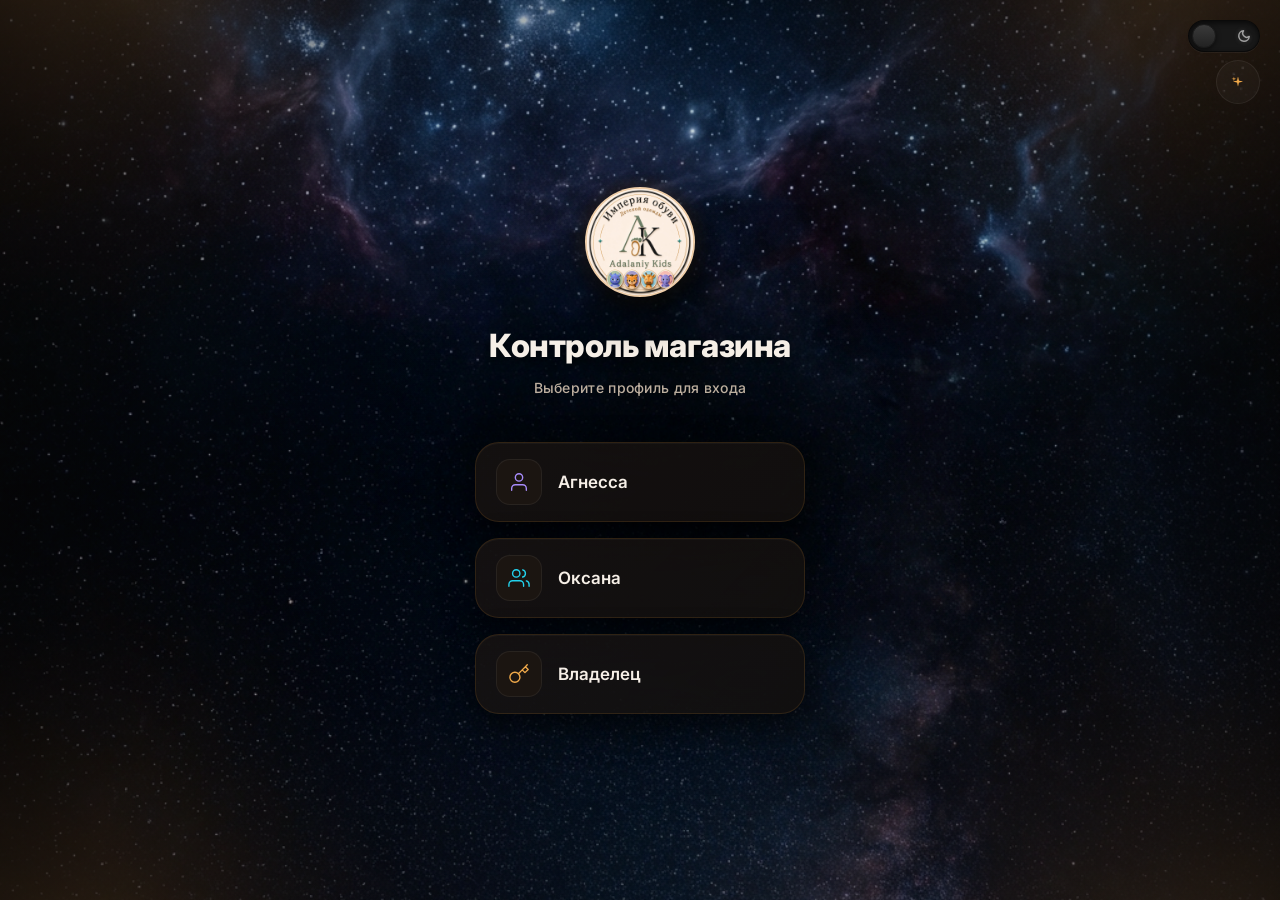
<file: index.html>
<!DOCTYPE html>
<html lang="ru">
<head>
  <meta charset="UTF-8">
  <meta name="viewport" content="width=device-width, initial-scale=1.0, viewport-fit=cover">
  <meta name="description" content="Контроль магазина — премиальная система управления задачами">
  <meta name="theme-color" content="#080706">
  <meta name="apple-mobile-web-app-capable" content="yes">
  <meta name="apple-mobile-web-app-status-bar-style" content="black-translucent">
  <meta name="apple-mobile-web-app-title" content="Контроль">
  <link rel="manifest" href="manifest.json">
  <link rel="apple-touch-icon" href="icons/icon-192.png">
  <link rel="icon" type="image/png" href="icons/icon-192.png">
  <link rel="stylesheet" href="css/style.css">
  <script src="js/theme.js"></script>
  <title>Контроль магазина</title>
</head>
<body>
  <!-- Cinematic Vignette Overlay -->
  <div class="cinematic-vignette"></div>

  <!-- Float Theme Switcher -->
  <div class="login-theme-toggle" style="display: flex; flex-direction: column; align-items: flex-end; gap: 8px;">
    <div class="theme-switch" id="theme-toggle" role="button" aria-label="Переключить тему">
      <div class="switch-thumb"></div>
      <svg class="sun-icon" viewBox="0 0 24 24" fill="none" stroke="currentColor" stroke-width="2.5" stroke-linecap="round" stroke-linejoin="round">
        <circle cx="12" cy="12" r="5"></circle>
        <line x1="12" y1="1" x2="12" y2="3"></line>
        <line x1="12" y1="21" x2="12" y2="23"></line>
        <line x1="4.22" y1="4.22" x2="5.64" y2="5.64"></line>
        <line x1="18.36" y1="18.36" x2="19.78" y2="19.78"></line>
        <line x1="1" y1="12" x2="3" y2="12"></line>
        <line x1="21" y1="12" x2="23" y2="12"></line>
        <line x1="4.22" y1="19.78" x2="5.64" y2="18.36"></line>
        <line x1="18.36" y1="5.64" x2="19.78" y2="4.22"></line>
      </svg>
      <svg class="moon-icon" viewBox="0 0 24 24" fill="none" stroke="currentColor" stroke-width="2.5" stroke-linecap="round" stroke-linejoin="round">
        <path d="M21 12.79A9 9 0 1 1 11.21 3 7 7 0 0 0 21 12.79z"></path>
      </svg>
    </div>
    <button class="info-circle-btn" id="show-instructions-btn" aria-label="Инструкция для сотрудников">
      <svg class="sparkles-icon" viewBox="0 0 24 24" fill="none" stroke="currentColor" stroke-width="2" stroke-linecap="round" stroke-linejoin="round" style="width: 14px; height: 14px; color: #F0A94A; fill: #F0A94A;">
        <path d="M12 3c.13 0 .26.3.39.9l1.11 5.1c.1.4.3.6.6.7l5.1 1.11c.6.13.9.26.9.39s-.3.26-.9.39l-5.1 1.11c-.3.1-.5.3-.6.7l-1.11 5.1c-.13.6-.26.9-.39.9s-.26-.3-.39-.9l-1.11-5.1c-.1-.4-.3-.6-.6-.7l-5.1-1.11c-.6-.13-.9-.26-.9-.39s.3-.26.9-.39l5.1-1.11c.3-.1.5-.3.6-.7l1.11-5.1c.13-.6.26-.9.39-.9z" fill="currentColor" stroke="none"/>
        <path d="M5 3c.06 0 .12.14.18.4l.5 2.3c.04.18.14.28.3.3l2.3.5c.26.06.4.12.4.18s-.14.12-.4.18l-2.3.5c-.18.04-.28.14-.3.3l-.5 2.3c-.06.26-.12.4-.18.4s-.12-.14-.18-.4l-.5-2.3c-.04-.18-.14-.28-.3-.3l-2.3-.5c-.26-.06-.4-.12-.4-.18s.14-.12.4-.18l2.3-.5c.18-.04.28-.14.3-.3l.5-2.3c.06-.26.12-.4.18-.4z" fill="currentColor" stroke="none"/>
      </svg>
    </button>
  </div>

  <div class="login-container">
    <img src="icons/pwa_logo.png" alt="" class="app-logo">
    <h1 class="app-title">Контроль магазина</h1>
    <p class="app-subtitle">Выберите профиль для входа</p>

    <div class="user-buttons">
      <button class="user-btn" data-user="agnesa" id="btn-agnesa">
        <span class="user-emoji">
          <svg viewBox="0 0 24 24" fill="none" stroke="currentColor" stroke-width="1.5" stroke-linecap="round" stroke-linejoin="round">
            <path d="M20 21v-2a4 4 0 0 0-4-4H8a4 4 0 0 0-4 4v2" />
            <circle cx="12" cy="7" r="4" />
          </svg>
        </span>
        <span>Агнесса</span>
      </button>
      <button class="user-btn" data-user="oksana" id="btn-oksana">
        <span class="user-emoji">
          <svg viewBox="0 0 24 24" fill="none" stroke="currentColor" stroke-width="1.5" stroke-linecap="round" stroke-linejoin="round">
            <path d="M17 21v-2a4 4 0 0 0-4-4H5a4 4 0 0 0-4 4v2" />
            <circle cx="9" cy="7" r="4" />
            <path d="M23 21v-2a4 4 0 0 0-3-3.87" />
            <path d="M16 3.13a4 4 0 0 1 0 7.75" />
          </svg>
        </span>
        <span>Оксана</span>
      </button>
      <button class="user-btn" data-user="owner" id="btn-owner">
        <span class="user-emoji">
          <svg viewBox="0 0 24 24" fill="none" stroke="currentColor" stroke-width="1.5" stroke-linecap="round" stroke-linejoin="round">
            <path d="M21 2l-2 2m-7.61 7.61a5.5 5.5 0 1 1-7.778 7.778 5.5 5.5 0 0 1 7.777-7.777zm0 0L15.5 7.5m0 0l3 3L22 7l-3-3m-3.5 3.5L19 4" />
          </svg>
        </span>
        <span>Владелец</span>
      </button>
    </div>

    <!-- PWA Install Button -->
    <button id="pwa-install-btn" class="pwa-install-btn" style="display: none;">
      <svg viewBox="0 0 24 24" fill="none" stroke="currentColor" stroke-width="2.5" stroke-linecap="round" stroke-linejoin="round">
        <path d="M21 15v4a2 2 0 0 1-2 2H5a2 2 0 0 1-2-2v-4M7 10l5 5 5-5M12 15V3"/>
      </svg>
      Установить на телефон
    </button>



    <!-- PIN Pad Modal -->
    <div id="pin-modal" class="pin-modal">
      <div class="pin-modal-content" id="pin-modal-content">
        <button class="pin-close" id="pin-close">←</button>
        <h2>Введите PIN-код</h2>
        <p class="pin-user-name" id="pin-user-name"></p>
        
        <!-- Interactive indicator dots -->
        <div class="pin-dots-container">
          <div class="pin-dot"></div>
          <div class="pin-dot"></div>
          <div class="pin-dot"></div>
          <div class="pin-dot"></div>
        </div>

        <!-- Hidden input field for native focus/key compatibility -->
        <input type="password" id="pin-input" class="pin-input"
               maxlength="4" inputmode="numeric" pattern="[0-9]*"
               autocomplete="off" placeholder="····" readonly>

        <!-- Passcode Pad Grid -->
        <div class="pin-keypad">
          <button class="keypad-btn" data-val="1"><span class="number">1</span><span class="letters">&nbsp;</span></button>
          <button class="keypad-btn" data-val="2"><span class="number">2</span><span class="letters">ABC</span></button>
          <button class="keypad-btn" data-val="3"><span class="number">3</span><span class="letters">DEF</span></button>
          <button class="keypad-btn" data-val="4"><span class="number">4</span><span class="letters">GHI</span></button>
          <button class="keypad-btn" data-val="5"><span class="number">5</span><span class="letters">JKL</span></button>
          <button class="keypad-btn" data-val="6"><span class="number">6</span><span class="letters">MNO</span></button>
          <button class="keypad-btn" data-val="7"><span class="number">7</span><span class="letters">PQRS</span></button>
          <button class="keypad-btn" data-val="8"><span class="number">8</span><span class="letters">TUV</span></button>
          <button class="keypad-btn" data-val="9"><span class="number">9</span><span class="letters">WXYZ</span></button>
          <button class="keypad-btn action" data-val="clear">C</button>
          <button class="keypad-btn" data-val="0"><span class="number">0</span><span class="letters">&nbsp;</span></button>
          <button class="keypad-btn action" data-val="backspace">
            <svg viewBox="0 0 24 24" fill="none" stroke="currentColor" stroke-width="2" stroke-linecap="round" stroke-linejoin="round">
              <path d="M21 4H8l-7 8 7 8h13a2 2 0 0 0 2-2V6a2 2 0 0 0-2-2zM18 9l-6 6M12 9l6 6" />
            </svg>
          </button>
        </div>

        <p id="pin-error" class="pin-error">Неверный PIN-код</p>
        
        <!-- Invisible button for JS click compatibility -->
        <button id="pin-submit" class="pin-submit" style="display:none;"></button>
      </div>
    </div>
  </div>

  <!-- iOS Install Instructions Modal -->
  <div id="ios-install-modal" class="pin-modal">
    <div class="pin-modal-content ios-install-content">
      <button class="pin-close" id="ios-install-close">×</button>
      <h2>Установка на iPhone / iPad</h2>
      <div class="ios-instructions">
        <p>Чтобы установить приложение как иконку на рабочий стол:</p>
        <ol>
          <li>Нажмите на кнопку <strong>«Поделиться»</strong> в Safari (иконка прямоугольника со стрелкой вверх <span style="font-size: 1.1rem; vertical-align: middle;">📤</span> внизу экрана).</li>
          <li>В открывшемся меню выберите пункт <strong>«На экран "Домой"»</strong> (Add to Home Screen).</li>
          <li>Нажмите <strong>«Добавить»</strong> в верхнем правом углу.</li>
        </ol>
      </div>
    </div>
  </div>

  <!-- Instructions Modal -->
  <div id="instructions-modal" class="pin-modal">
    <div class="pin-modal-content instruction-modal-content">
      <button class="instruction-close-btn" id="instructions-close">✕</button>
      <h2>📖 Инструкция для сотрудников</h2>
      <div class="instruction-text">
        <p>Добро пожаловать в систему контроля «Империя Обуви & Adalaniy Kids»! Пожалуйста, ознакомьтесь с правилами работы:</p>
        <ol>
          <li>🌅 <b>До 10:00</b> — пошагово выполните первые <b>9 утренних пунктов</b>.</li>
          <li>☀️ <b>В течение дня</b> — выполните <b>2 дневных пункта</b> (включая фиксацию посетителей).</li>
          <li>🌆 <b>До 20:00</b> — выполните последние <b>8 вечерних пунктов</b>.</li>
          <li>🔔 <b>Мгновенные уведомления:</b> при нажатии кнопки <b>✓ Выполнено</b> в Telegram руководителя сразу отправляется отчёт с точным временем (до секунды). <b>Очень важно:</b> отмечайте задачи только тогда, когда вы их выполнили, не нажимайте всё разом в конце дня!</li>
          <li>❌ <b>Если пункт не выполнен:</b> нажмите на <b>крестик (✕)</b> и напишите причину, почему задача не была выполнена. Этот отчёт также мгновенно отправится руководителю.</li>
          <li>🌗 <b>День / Ночь:</b> для вашего удобства в верхнем правом углу есть переключатель темы (Солнце / Луна), вы можете переключать его по вкусу.</li>
        </ol>
      </div>
    </div>
  </div>

  <div id="offline-banner" class="offline-banner">⚠️ Нет подключения</div>

  <script src="js/config.js"></script>
  <script src="js/api.js"></script>
  <script src="js/auth.js"></script>
  <script src="js/pwa-install.js"></script>
  <script>
    if ('serviceWorker' in navigator) {
      window.addEventListener('load', () => {
        navigator.serviceWorker.register('sw.js').catch(() => {});
      });
    }
    window.addEventListener('online', () => document.getElementById('offline-banner').classList.remove('visible'));
    window.addEventListener('offline', () => document.getElementById('offline-banner').classList.add('visible'));
    Auth.checkExistingSession();

    // Instructions Modal Handlers
    const instModal = document.getElementById('instructions-modal');
    const showBtn = document.getElementById('show-instructions-btn');
    const closeBtn = document.getElementById('instructions-close');
    if (showBtn && instModal && closeBtn) {
      showBtn.addEventListener('click', () => instModal.classList.add('active'));
      closeBtn.addEventListener('click', () => instModal.classList.remove('active'));
      instModal.addEventListener('click', (e) => {
        if (e.target === instModal) instModal.classList.remove('active');
      });
    }
  </script>
</body>
</html>
</file>
<file: css/style.css>
/* ============================================
   Контроль магазина — Luxury Premium Dark Dashboard v4
   ============================================ */

@import url('https://fonts.googleapis.com/css2?family=Inter:wght@300;400;500;600;700;800;900&family=Outfit:wght@300;400;500;600;700;800&display=swap');

/* --- CSS Variables — Luxury Dark Cinematic --- */
:root {
  /* Core Palette */
  --bg-deep: #080706;
  --bg-primary: #0D0B0A;
  --bg-secondary: #13100E;
  --bg-elevated: #1B1511;
  
  /* Glassmorphism settings */
  --bg-glass: rgba(19, 16, 14, 0.65);
  --bg-glass-card: rgba(27, 21, 17, 0.55);
  --bg-glass-hover: rgba(216, 138, 50, 0.08);
  --bg-glass-active: rgba(216, 138, 50, 0.12);
  --bg-input: rgba(27, 21, 17, 0.8);

  /* Accents — Warm Gold, Amber, Copper */
  --accent: #D88A32;
  --accent-bright: #F0A94A;
  --accent-light: #FFB85C;
  --accent-deep: #C9782E;
  --accent-glow: rgba(216, 138, 50, 0.25);
  --accent-glow-strong: rgba(216, 138, 50, 0.45);
  --accent-surface: rgba(216, 138, 50, 0.06);

  /* Success State */
  --success: #7ACB8A;
  --success-bright: #8BE6A1;
  --success-glow: rgba(122, 203, 138, 0.25);
  --success-surface: rgba(122, 203, 138, 0.07);

  /* Error / Late State */
  --error: #E58957;
  --error-bright: #FF9F68;
  --error-glow: rgba(229, 137, 87, 0.25);
  --error-surface: rgba(229, 137, 87, 0.07);
  --error-critical: #EF4444;

  /* Typography Colors */
  --text-primary: #F6EFE7;
  --text-secondary: #BDAF9F;
  --text-muted: #7C736C;
  --text-disabled: #4A443E;

  /* Borders & Dividers */
  --border: rgba(246, 239, 231, 0.07);
  --border-accent: rgba(216, 138, 50, 0.25);
  --border-success: rgba(122, 203, 138, 0.25);
  --border-error: rgba(229, 137, 87, 0.25);

  /* Elevation Shadows */
  --shadow-sm: 0 2px 4px rgba(0, 0, 0, 0.5);
  --shadow-md: 0 8px 16px rgba(0, 0, 0, 0.7);
  --shadow-lg: 0 16px 40px rgba(0, 0, 0, 0.9);
  --shadow-glow: 0 0 25px var(--accent-glow);

  /* Radius values */
  --radius-xl: 24px;
  --radius: 20px;
  --radius-md: 16px;
  --radius-sm: 12px;
  --radius-xs: 8px;

  /* Animation Timings */
  --transition: 0.35s cubic-bezier(0.25, 1, 0.5, 1);
  --transition-spring: 0.5s cubic-bezier(0.175, 0.885, 0.32, 1.275);
}

/* --- Light Theme Variables --- */
:root.light-theme {
  --bg-deep: #F7F5F2;
  --bg-primary: #FFFFFF;
  --bg-secondary: #FCFAF7;
  --bg-elevated: #FAF6F2;
  
  --bg-glass: rgba(255, 255, 255, 0.72);
  --bg-glass-card: rgba(255, 255, 255, 0.65);
  --bg-glass-hover: rgba(216, 138, 50, 0.06);
  --bg-glass-active: rgba(216, 138, 50, 0.1);
  --bg-input: rgba(255, 255, 255, 0.9);

  --accent: #C9782E;
  --accent-bright: #D88A32;
  --accent-light: #E99742;
  --accent-deep: #A75F1E;
  --accent-glow: rgba(216, 138, 50, 0.12);
  --accent-glow-strong: rgba(216, 138, 50, 0.25);
  --accent-surface: rgba(216, 138, 50, 0.05);

  --success: #5AA86C;
  --success-bright: #6BB97E;
  --success-glow: rgba(90, 168, 108, 0.15);
  --success-surface: rgba(90, 168, 108, 0.05);

  --error: #C9683E;
  --error-bright: #D87B4E;
  --error-glow: rgba(201, 104, 62, 0.15);
  --error-surface: rgba(201, 104, 62, 0.05);
  --error-critical: #D32F2F;

  --text-primary: #2D251E;
  --text-secondary: #6E6459;
  --text-muted: #9E9489;
  --text-disabled: #C8C0B5;

  --border: rgba(45, 37, 30, 0.08);
  --border-accent: rgba(216, 138, 50, 0.18);
  --border-success: rgba(90, 168, 108, 0.18);
  --border-error: rgba(201, 104, 62, 0.18);

  --shadow-sm: 0 2px 4px rgba(45, 37, 30, 0.05);
  --shadow-md: 0 8px 16px rgba(45, 37, 30, 0.08);
  --shadow-lg: 0 16px 40px rgba(45, 37, 30, 0.12);
  --shadow-glow: 0 0 25px rgba(216, 138, 50, 0.06);
}

/* --- Ambient Glow overrides for Light Theme --- */
.light-theme body::before {
  background: radial-gradient(circle, rgba(216, 138, 50, 0.12) 0%, rgba(216, 138, 50, 0.03) 45%, transparent 70%);
}
.light-theme body::after {
  background: radial-gradient(circle, rgba(216, 138, 50, 0.08) 0%, rgba(216, 138, 50, 0.02) 50%, transparent 70%);
}
.light-theme .cinematic-vignette {
  background: radial-gradient(circle, transparent 40%, rgba(247, 245, 242, 0.6) 100%);
}

/* --- Card Background Design Redesign (Default Dark & Light) --- */
.user-btn,
.section-card,
.employee-summary-card,
.customers-journal,
.detail-modal-content,
#fail-modal .pin-modal-content,
.ios-install-content {
  background: linear-gradient(135deg, rgba(27, 21, 17, 0.72) 0%, rgba(19, 16, 14, 0.88) 100%) !important;
  border: 1px solid rgba(216, 138, 50, 0.15) !important;
  box-shadow: 0 12px 32px rgba(0, 0, 0, 0.6), inset 0 1px 0 rgba(255, 255, 255, 0.03) !important;
  backdrop-filter: blur(24px) saturate(160%) !important;
  -webkit-backdrop-filter: blur(24px) saturate(160%) !important;
}

.user-btn:hover,
.section-card:hover,
.employee-summary-card:hover,
.customers-journal:hover {
  border-color: rgba(216, 138, 50, 0.35) !important;
  box-shadow: 0 16px 40px rgba(0, 0, 0, 0.8), 0 0 20px rgba(216, 138, 50, 0.08) !important;
}

.light-theme .user-btn,
.light-theme .section-card,
.light-theme .employee-summary-card,
.light-theme .customers-journal,
.light-theme .detail-modal-content,
.light-theme #fail-modal .pin-modal-content,
.light-theme .ios-install-content {
  background: linear-gradient(135deg, rgba(255, 255, 255, 0.82) 0%, rgba(250, 246, 242, 0.95) 100%) !important;
  border: 1px solid rgba(216, 138, 50, 0.22) !important;
  box-shadow: 0 12px 32px rgba(45, 37, 30, 0.08), inset 0 1px 0 rgba(255, 255, 255, 0.65) !important;
  backdrop-filter: blur(24px) saturate(130%) !important;
  -webkit-backdrop-filter: blur(24px) saturate(130%) !important;
}

.light-theme .user-btn:hover,
.light-theme .section-card:hover,
.light-theme .employee-summary-card:hover,
.light-theme .customers-journal:hover {
  border-color: rgba(216, 138, 50, 0.45) !important;
  box-shadow: 0 16px 40px rgba(45, 37, 30, 0.12), 0 0 20px rgba(216, 138, 50, 0.04) !important;
}

/* Keypad & indicators adjustments for Light Theme */
.light-theme .keypad-btn {
  border: 1px solid rgba(45, 37, 30, 0.08);
  background: rgba(45, 37, 30, 0.03);
}
.light-theme .keypad-btn:hover {
  background: rgba(45, 37, 30, 0.08);
  border-color: rgba(45, 37, 30, 0.15);
}
.light-theme .progress-ring-bg {
  stroke: rgba(45, 37, 30, 0.05);
}

/* Theme Toggle Button Styling */
.theme-toggle-btn {
  display: inline-flex;
  align-items: center;
  justify-content: center;
  width: 38px;
  height: 38px;
  background: rgba(255, 255, 255, 0.03);
  border: 1px solid var(--border);
  border-radius: 50%;
  color: var(--text-secondary);
  cursor: pointer;
  transition: all var(--transition);
  min-height: 38px;
  min-width: 38px;
  padding: 0;
}

.theme-toggle-btn:hover {
  background: rgba(255, 255, 255, 0.08);
  color: var(--accent-bright);
  border-color: var(--border-accent);
  transform: rotate(15deg);
}

.theme-toggle-btn:active {
  transform: scale(0.92);
}

.theme-toggle-btn svg {
  width: 18px;
  height: 18px;
  stroke: currentColor;
  transition: transform 0.5s ease;
}

/* Float style for login screen */
.login-theme-toggle {
  position: absolute;
  top: max(20px, env(safe-area-inset-top));
  right: 20px;
  z-index: 100;
}

/* --- Base Reset --- */
*, *::before, *::after { box-sizing: border-box; margin: 0; padding: 0; }

html {
  font-size: 16px;
  -webkit-text-size-adjust: 100%;
  scroll-behavior: smooth;
  background-color: var(--bg-deep);
}

body {
  font-family: 'Inter', system-ui, -apple-system, sans-serif;
  background: var(--bg-deep);
  color: var(--text-primary);
  line-height: 1.5;
  min-height: 100vh;
  min-height: 100dvh;
  -webkit-font-smoothing: antialiased;
  overflow-x: hidden;
  position: relative;
}

/* --- Cinematic Ambient Background --- */
body::before {
  content: '';
  position: fixed;
  top: -25%;
  right: -15%;
  width: 650px;
  height: 650px;
  background: radial-gradient(circle, rgba(216, 138, 50, 0.08) 0%, rgba(216, 138, 50, 0.02) 45%, transparent 70%);
  pointer-events: none;
  z-index: 0;
  filter: blur(80px);
  animation: ambientMove1 22s ease-in-out infinite;
}

body::after {
  content: '';
  position: fixed;
  bottom: -20%;
  left: -15%;
  width: 550px;
  height: 550px;
  background: radial-gradient(circle, rgba(216, 138, 50, 0.05) 0%, rgba(27, 21, 17, 0.02) 50%, transparent 70%);
  pointer-events: none;
  z-index: 0;
  filter: blur(80px);
  animation: ambientMove2 28s ease-in-out infinite;
}

.cinematic-vignette {
  position: fixed;
  inset: 0;
  background: radial-gradient(circle, transparent 25%, rgba(8, 7, 6, 0.75) 100%);
  pointer-events: none;
  z-index: 1;
}

/* --- CSS Animations --- */
@keyframes ambientMove1 {
  0% { transform: translate(0, 0) scale(1); opacity: 0.8; }
  50% { transform: translate(10%, 15%) scale(1.15); opacity: 1; }
  100% { transform: translate(0, 0) scale(1); opacity: 0.8; }
}

@keyframes ambientMove2 {
  0% { transform: translate(0, 0) scale(1); opacity: 0.6; }
  50% { transform: translate(-8%, -12%) scale(1.1); opacity: 0.9; }
  100% { transform: translate(0, 0) scale(1); opacity: 0.6; }
}

@keyframes fadeInUp {
  from { opacity: 0; transform: translateY(28px); }
  to { opacity: 1; transform: translateY(0); }
}

@keyframes fadeIn {
  from { opacity: 0; }
  to { opacity: 1; }
}

@keyframes scaleIn {
  from { opacity: 0; transform: scale(0.93); }
  to { opacity: 1; transform: scale(1); }
}

@keyframes slideUp {
  from { transform: translateY(100%); opacity: 0; }
  to { transform: translateY(0); opacity: 1; }
}

@keyframes keyShake {
  0%, 100% { transform: translateX(0); }
  20%, 60% { transform: translateX(-6px); }
  40%, 80% { transform: translateX(6px); }
}

@keyframes glowPulse {
  0%, 100% { box-shadow: 0 0 12px var(--accent-glow); }
  50% { box-shadow: 0 0 24px var(--accent-glow-strong); }
}

@keyframes checkPop {
  0% { transform: scale(0.5); opacity: 0; }
  70% { transform: scale(1.15); }
  100% { transform: scale(1); opacity: 1; }
}

@keyframes progressDraw {
  from { stroke-dashoffset: 326.73; }
}

@keyframes spin {
  to { transform: rotate(360deg); }
}

@keyframes toast-in {
  from { opacity: 0; transform: translateX(-50%) translateY(20px) scale(0.9); }
  to { opacity: 1; transform: translateX(-50%) translateY(0) scale(1); }
}

@keyframes ringGlow {
  0%, 100% { filter: drop-shadow(0 0 4px var(--accent-glow)); }
  50% { filter: drop-shadow(0 0 12px var(--accent-glow-strong)); }
}

/* ============================================
   LOGIN / ROLE SELECTION PAGE
   ============================================ */

.login-container {
  display: flex;
  flex-direction: column;
  align-items: center;
  justify-content: center;
  min-height: 100vh;
  min-height: 100dvh;
  padding: 32px 24px;
  text-align: center;
  position: relative;
  z-index: 10;
  animation: fadeIn 0.8s ease;
}

.app-logo {
  width: 110px;
  height: 110px;
  margin-bottom: 24px;
  border-radius: 50%;
  border: 2px solid rgba(216, 138, 50, 0.4);
  box-shadow: var(--shadow-lg), 0 0 20px rgba(216, 138, 50, 0.2);
  position: relative;
  z-index: 2;
  animation: scaleIn 0.7s var(--transition-spring);
  transition: transform var(--transition);
  background: #FFFBF7;
  object-fit: cover;
}

.app-logo:hover {
  transform: scale(1.05) rotate(-1deg);
}

.app-title {
  font-family: 'Outfit', 'Inter', sans-serif;
  font-size: 32px;
  font-weight: 800;
  color: var(--text-primary);
  margin-bottom: 8px;
  letter-spacing: -0.5px;
  text-shadow: 0 4px 10px rgba(0,0,0,0.6);
  animation: fadeInUp 0.6s ease 0.1s both;
}

.app-subtitle {
  font-size: 14px;
  color: var(--text-secondary);
  margin-bottom: 44px;
  animation: fadeInUp 0.6s ease 0.2s both;
  font-weight: 500;
  letter-spacing: 0.3px;
}

.user-buttons {
  display: flex;
  flex-direction: column;
  gap: 16px;
  width: 100%;
  max-width: 330px;
  animation: fadeInUp 0.6s ease 0.3s both;
}

.user-btn {
  display: flex;
  align-items: center;
  gap: 16px;
  width: 100%;
  padding: 16px 20px;
  border: 1px solid var(--border);
  border-radius: var(--radius-xl);
  font-family: inherit;
  font-size: 17px;
  font-weight: 600;
  color: var(--text-primary);
  cursor: pointer;
  transition: all var(--transition);
  background: var(--bg-glass-card);
  backdrop-filter: blur(20px);
  -webkit-backdrop-filter: blur(20px);
  position: relative;
  overflow: hidden;
  text-align: left;
  box-shadow: var(--shadow-sm);
}

.user-btn::before {
  content: '';
  position: absolute;
  inset: 0;
  background: linear-gradient(135deg, rgba(216, 138, 50, 0.12), transparent);
  opacity: 0;
  transition: opacity var(--transition);
}

.user-btn:hover {
  border-color: var(--border-accent);
  transform: translateY(-3px);
  box-shadow: var(--shadow-md), 0 0 15px rgba(216, 138, 50, 0.1);
}

.user-btn:hover::before { opacity: 1; }

.user-btn:active {
  transform: translateY(-1px);
  background: var(--bg-glass-active);
}

.user-emoji {
  width: 46px;
  height: 46px;
  display: flex;
  align-items: center;
  justify-content: center;
  border-radius: 14px;
  flex-shrink: 0;
  color: var(--text-primary);
  border: 1px solid rgba(255,255,255,0.06);
  background: var(--bg-elevated);
  transition: transform var(--transition-bounce);
}

.user-emoji svg {
  width: 22px;
  height: 22px;
  stroke: var(--accent-bright);
}

.user-btn:hover .user-emoji {
  transform: scale(1.08);
  border-color: var(--border-accent);
}

.user-btn[data-user="agnesa"] .user-emoji svg { stroke: #A78BFA; }
.user-btn[data-user="oksana"] .user-emoji svg { stroke: #22D3EE; }
.user-btn[data-user="owner"] .user-emoji svg { stroke: var(--accent-bright); }

/* --- PWA PIN Lock Screen (iOS/Android passcode style) --- */
.pin-modal {
  display: none;
  position: fixed;
  inset: 0;
  background: rgba(8, 7, 6, 0.93);
  backdrop-filter: blur(24px);
  -webkit-backdrop-filter: blur(24px);
  z-index: 100;
  align-items: center;
  justify-content: center;
  padding: 24px;
}

.pin-modal.active {
  display: flex;
  animation: fadeIn 0.25s ease;
}

.pin-modal-content {
  background: transparent;
  border: none;
  border-radius: 0;
  padding: 0;
  width: 100%;
  max-width: 320px;
  text-align: center;
  box-shadow: none;
  position: relative;
  animation: scaleIn 0.35s var(--transition);
}

/* Shake animation on invalid PIN */
.pin-modal-content.shake-error {
  animation: keyShake 0.4s ease;
}

.pin-close {
  position: absolute;
  top: -40px;
  left: 0;
  background: var(--bg-glass-card);
  border: 1px solid var(--border);
  font-size: 15px;
  color: var(--text-secondary);
  cursor: pointer;
  padding: 8px 16px;
  border-radius: var(--radius-sm);
  transition: all var(--transition);
  min-height: 36px;
}

.pin-close:hover {
  background: var(--bg-glass-hover);
  color: var(--text-primary);
  border-color: var(--border-accent);
}

.pin-modal-content h2 {
  font-family: 'Outfit', sans-serif;
  font-size: 24px;
  font-weight: 700;
  margin-bottom: 6px;
  color: var(--text-primary);
  letter-spacing: -0.5px;
}

.pin-user-name {
  color: var(--accent-bright);
  margin-bottom: 32px;
  font-size: 14px;
  font-weight: 600;
  letter-spacing: 0.5px;
}

/* PIN Indicator dots */
.pin-dots-container {
  display: flex;
  justify-content: center;
  gap: 20px;
  margin-bottom: 40px;
}

.pin-dot {
  width: 14px;
  height: 14px;
  border: 1.5px solid var(--text-muted);
  border-radius: 50%;
  transition: all 0.2s ease;
}

.pin-dot.filled {
  background: var(--accent-bright);
  border-color: var(--accent-bright);
  box-shadow: 0 0 10px var(--accent-glow-strong);
  transform: scale(1.15);
}

.pin-input {
  /* Hidden but accessible */
  position: absolute;
  opacity: 0;
  pointer-events: none;
  width: 1px;
  height: 1px;
}

/* Custom Passcode Keypad */
.pin-keypad {
  display: grid;
  grid-template-columns: repeat(3, 1fr);
  gap: 20px 24px;
  margin: 0 auto;
  justify-items: center;
}

.keypad-btn {
  width: 72px;
  height: 72px;
  border-radius: 50%;
  border: 1px solid rgba(246, 239, 231, 0.08);
  background: rgba(255, 255, 255, 0.03);
  color: var(--text-primary);
  font-family: 'Outfit', 'Inter', sans-serif;
  cursor: pointer;
  display: flex;
  flex-direction: column;
  align-items: center;
  justify-content: center;
  transition: all 0.15s ease;
  user-select: none;
  -webkit-user-select: none;
}

.keypad-btn:hover {
  background: rgba(255, 255, 255, 0.08);
  border-color: rgba(255, 255, 255, 0.15);
}

.keypad-btn:active {
  background: var(--accent-glow-strong);
  border-color: var(--accent-bright);
  box-shadow: 0 0 15px var(--accent-glow);
  transform: scale(0.95);
}

.keypad-btn .number {
  font-size: 26px;
  font-weight: 500;
  line-height: 1;
}

.keypad-btn .letters {
  font-size: 9px;
  color: var(--text-muted);
  font-weight: 500;
  margin-top: 2px;
  letter-spacing: 0.5px;
  text-transform: uppercase;
}

.keypad-btn.action {
  background: transparent;
  border-color: transparent;
  font-size: 15px;
  font-weight: 600;
  color: var(--text-secondary);
}

.keypad-btn.action:hover {
  background: transparent;
  color: var(--text-primary);
}

.keypad-btn.action:active {
  background: transparent;
  transform: scale(0.92);
  color: var(--accent-bright);
}

.keypad-btn.action svg {
  width: 22px;
  height: 22px;
  stroke: currentColor;
}

.pin-error {
  display: none;
  color: var(--error);
  font-size: 13px;
  font-weight: 600;
  margin-top: 20px;
  letter-spacing: 0.2px;
}

.pin-error.visible {
  display: block;
  animation: fadeInUp 0.3s ease;
}

.pin-submit {
  display: none; /* Auto-submit is used, but keep class definitions */
}

/* ============================================
   EMPLOYEE PAGE
   ============================================ */

.employee-page {
  padding-bottom: 48px;
  position: relative;
  z-index: 10;
  animation: fadeIn 0.5s ease;
}

.employee-header {
  position: sticky;
  top: 0;
  background: var(--bg-glass);
  backdrop-filter: blur(24px) saturate(160%);
  -webkit-backdrop-filter: blur(24px) saturate(160%);
  border-bottom: 1px solid var(--border);
  padding: 16px 20px;
  z-index: 50;
  padding-top: max(16px, env(safe-area-inset-top));
}

.header-top {
  display: flex;
  align-items: center;
  justify-content: space-between;
  margin-bottom: 6px;
}

.header-top h1 {
  font-family: 'Outfit', sans-serif;
  font-size: 18px;
  font-weight: 700;
  color: var(--text-primary);
  letter-spacing: -0.3px;
}

.header-info {
  display: flex;
  gap: 12px;
  align-items: center;
}

.date-display {
  font-size: 13px;
  color: var(--text-secondary);
  font-weight: 600;
  letter-spacing: 0.2px;
}

.employee-name-display {
  font-size: 12px;
  font-weight: 700;
  color: var(--accent-bright);
  background: var(--accent-surface);
  padding: 4px 14px;
  border-radius: 99px;
  border: 1px solid var(--border-accent);
}

/* --- Progress Meter Ring --- */
.progress-section {
  padding: 32px 20px 24px;
  max-width: 480px;
  margin: 0 auto;
  display: flex;
  flex-direction: column;
  align-items: center;
  animation: fadeInUp 0.6s ease 0.1s both;
}

.circular-progress {
  position: relative;
  width: 144px;
  height: 144px;
  margin-bottom: 16px;
}

.circular-progress svg {
  transform: rotate(-90deg);
  width: 144px;
  height: 144px;
  animation: ringGlow 4s ease-in-out infinite;
}

.progress-ring-bg {
  fill: none;
  stroke: rgba(255, 255, 255, 0.03);
  stroke-width: 7;
}

.progress-ring-fill {
  fill: none;
  stroke: url(#progressGradient);
  stroke-width: 7;
  stroke-linecap: round;
  stroke-dasharray: 326.73;
  stroke-dashoffset: 326.73;
  transition: stroke-dashoffset 0.8s cubic-bezier(0.25, 1, 0.5, 1);
  animation: progressDraw 1.2s ease 0.2s both;
}

.progress-center {
  position: absolute;
  top: 50%;
  left: 50%;
  transform: translate(-50%, -50%);
  text-align: center;
}

.progress-number {
  font-family: 'Outfit', sans-serif;
  font-size: 36px;
  font-weight: 700;
  color: var(--text-primary);
  line-height: 1;
}

.progress-label {
  font-size: 10px;
  color: var(--text-muted);
  font-weight: 700;
  text-transform: uppercase;
  letter-spacing: 0.8px;
  margin-top: 4px;
}

.progress-text {
  font-size: 13.5px;
  font-weight: 500;
  color: var(--text-secondary);
  text-align: center;
  letter-spacing: 0.1px;
}

/* --- Section Card Blocks --- */
.section-block {
  max-width: 480px;
  margin: 0 auto 16px;
  padding: 0 16px;
}

.section-card {
  background: var(--bg-glass-card);
  backdrop-filter: blur(20px);
  -webkit-backdrop-filter: blur(20px);
  border: 1px solid var(--border);
  border-radius: var(--radius-xl);
  padding: 20px;
  transition: all var(--transition);
  animation: fadeInUp 0.5s ease both;
  box-shadow: var(--shadow-md);
  position: relative;
  overflow: hidden;
}

.section-card::after {
  content: '';
  position: absolute;
  top: 0; left: 0; right: 0; bottom: 0;
  border-radius: var(--radius-xl);
  border: 1px solid transparent;
  background: linear-gradient(135deg, rgba(216, 138, 50, 0.15), transparent) border-box;
  mask: linear-gradient(#fff 0 0) padding-box, linear-gradient(#fff 0 0);
  -webkit-mask: linear-gradient(#fff 0 0) padding-box, linear-gradient(#fff 0 0);
  -webkit-mask-composite: xor;
  mask-composite: exclude;
  pointer-events: none;
  opacity: 0.5;
  transition: opacity var(--transition);
}

.section-card:hover {
  border-color: rgba(216, 138, 50, 0.12);
  box-shadow: var(--shadow-lg), 0 0 20px rgba(216, 138, 50, 0.03);
}

.section-card:hover::after {
  opacity: 1;
}

.section-card-header {
  display: flex;
  align-items: center;
  justify-content: space-between;
  margin-bottom: 8px;
}

.section-card-title {
  display: flex;
  align-items: center;
  gap: 12px;
}

.section-card-title .section-icon {
  width: 38px;
  height: 38px;
  display: flex;
  align-items: center;
  justify-content: center;
  border-radius: 12px;
  background: var(--accent-surface);
  border: 1px solid rgba(216, 138, 50, 0.12);
}

.section-card-title .section-icon svg {
  width: 20px;
  height: 20px;
  stroke: var(--accent-bright);
}

.section-card-title h2 {
  font-family: 'Outfit', sans-serif;
  font-size: 17px;
  font-weight: 700;
  color: var(--text-primary);
  letter-spacing: -0.2px;
}

.section-card-subtitle {
  font-size: 12px;
  color: var(--text-muted);
  font-weight: 500;
  margin-bottom: 18px;
  padding-left: 50px;
}

.section-count-badge {
  font-size: 12px;
  font-weight: 700;
  color: var(--accent-bright);
  background: var(--accent-surface);
  padding: 4px 12px;
  border-radius: 99px;
  border: 1px solid var(--border-accent);
  font-variant-numeric: tabular-nums;
  transition: all var(--transition);
}

.section-count-badge.done {
  color: var(--success);
  background: var(--success-surface);
  border-color: var(--border-success);
  box-shadow: 0 0 10px rgba(122, 203, 138, 0.1);
}

/* --- Task List Items --- */
.tasks-list {
  display: flex;
  flex-direction: column;
  gap: 4px;
}

.task-card {
  display: flex;
  align-items: flex-start;
  gap: 14px;
  padding: 12px;
  border-radius: var(--radius-md);
  transition: all var(--transition);
  background: transparent;
  position: relative;
  border: 1px solid transparent;
  animation: fadeInUp 0.4s ease both;
}

.task-card:hover {
  background: rgba(255, 255, 255, 0.02);
  border-color: rgba(255, 255, 255, 0.03);
}

.task-icon {
  width: 38px;
  height: 38px;
  border-radius: 11px;
  background: rgba(255, 255, 255, 0.03);
  display: flex;
  align-items: center;
  justify-content: center;
  flex-shrink: 0;
  transition: all var(--transition);
  border: 1px solid var(--border);
}

.task-icon svg {
  width: 19px;
  height: 19px;
  stroke: var(--text-secondary);
  fill: none;
  stroke-width: 1.5;
  transition: all var(--transition);
}

.task-card.completed .task-icon {
  background: var(--success-surface);
  border-color: var(--border-success);
}
.task-card.completed .task-icon svg {
  stroke: var(--success);
  filter: drop-shadow(0 0 4px var(--success-glow));
}

.task-card.late .task-icon {
  background: var(--error-surface);
  border-color: var(--border-error);
}
.task-card.late .task-icon svg {
  stroke: var(--error-bright);
  filter: drop-shadow(0 0 4px var(--error-glow));
}

.task-card.failed .task-icon {
  background: rgba(239, 68, 68, 0.05);
  border-color: rgba(239, 68, 68, 0.2);
}
.task-card.failed .task-icon svg {
  stroke: var(--error-critical);
}

.task-content {
  flex: 1;
  min-width: 0;
  padding-top: 8px;
}

.task-name {
  font-size: 14.5px;
  font-weight: 500;
  line-height: 1.4;
  color: var(--text-primary);
  transition: color var(--transition);
}

.task-card.completed .task-name { color: var(--success-bright); }
.task-card.late .task-name { color: var(--error-bright); }
.task-card.failed .task-name { color: var(--error-critical); text-decoration: line-through; opacity: 0.8; }

.task-status {
  display: flex;
  align-items: center;
  gap: 6px;
  font-size: 12px;
  color: var(--text-muted);
  margin-top: 6px;
  flex-wrap: wrap;
  animation: fadeIn 0.3s ease;
}

.task-status .status-icon {
  display: inline-flex;
  align-items: center;
  justify-content: center;
  animation: checkPop 0.4s ease;
}

.task-status .status-icon svg {
  width: 14px;
  height: 14px;
}

.task-status .status-icon.success svg { stroke: var(--success); }
.task-status .status-icon.warning svg { stroke: var(--error); }
.task-status .status-icon.danger svg { stroke: var(--error-critical); }

.late-badge {
  display: inline-block;
  background: var(--error);
  color: #080706;
  font-size: 9px;
  font-weight: 850;
  padding: 2px 7px;
  border-radius: 4px;
  text-transform: uppercase;
  letter-spacing: 0.6px;
}

.task-reason {
  font-size: 12.5px;
  color: var(--error);
  background: var(--error-surface);
  padding: 8px 12px;
  border-radius: var(--radius-sm);
  margin-top: 8px;
  line-height: 1.4;
  border: 1px solid var(--border-error);
}

/* Actions in list rows */
.task-actions {
  display: flex;
  gap: 8px;
  align-items: center;
  flex-shrink: 0;
  margin-top: 6px;
}

.task-actions-two {
  display: flex;
  gap: 8px;
  flex-shrink: 0;
  align-self: center;
  padding-left: 8px;
}

.complete-btn {
  display: flex;
  align-items: center;
  justify-content: center;
  padding: 8px 16px;
  background: linear-gradient(135deg, var(--accent), var(--accent-deep));
  color: #fff;
  border: none;
  border-radius: var(--radius-sm);
  font-family: inherit;
  font-size: 14px;
  font-weight: 700;
  cursor: pointer;
  transition: all var(--transition);
  min-height: 40px;
  min-width: 40px;
  box-shadow: 0 4px 10px var(--accent-glow);
}

.complete-btn:hover {
  transform: translateY(-2px);
  box-shadow: 0 6px 16px var(--accent-glow-strong);
  filter: brightness(1.1);
}

.complete-btn:active {
  transform: translateY(0);
}

.fail-btn {
  display: flex;
  align-items: center;
  justify-content: center;
  padding: 8px 14px;
  background: rgba(229, 137, 87, 0.05);
  color: var(--error);
  border: 1px solid var(--border-error);
  border-radius: var(--radius-sm);
  font-family: inherit;
  font-size: 14px;
  font-weight: 600;
  cursor: pointer;
  transition: all var(--transition);
  min-height: 40px;
  min-width: 40px;
}

.fail-btn:hover {
  background: rgba(229, 137, 87, 0.12);
  border-color: rgba(229, 137, 87, 0.4);
  transform: translateY(-2px);
}

.fail-btn:active {
  transform: translateY(0);
}

.undo-btn {
  padding: 6px 14px;
  background: rgba(255, 255, 255, 0.03);
  color: var(--text-secondary);
  border: 1px solid var(--border);
  border-radius: var(--radius-sm);
  font-family: inherit;
  font-size: 12px;
  font-weight: 600;
  cursor: pointer;
  transition: all var(--transition);
  min-height: 32px;
}

.undo-btn:hover {
  background: rgba(255, 255, 255, 0.08);
  color: var(--text-primary);
  border-color: var(--border-accent);
}

/* --- Customer Tracking Section --- */
.customers-section {
  margin-top: 20px;
  background: rgba(255, 255, 255, 0.02);
  border: 1px solid var(--border);
  border-radius: var(--radius-md);
  padding: 16px;
}

.customers-btn {
  width: 100%;
  padding: 14px 18px;
  background: linear-gradient(135deg, rgba(216, 138, 50, 0.15), rgba(201, 120, 46, 0.05));
  color: var(--accent-bright);
  border: 1px solid var(--border-accent);
  border-radius: var(--radius-md);
  font-family: inherit;
  font-size: 14.5px;
  font-weight: 700;
  cursor: pointer;
  transition: all var(--transition);
  min-height: 48px;
  display: flex;
  align-items: center;
  justify-content: center;
  gap: 10px;
  box-shadow: 0 4px 12px rgba(216, 138, 50, 0.05);
}

.customers-btn svg {
  width: 18px;
  height: 18px;
  stroke: currentColor;
}

.customers-btn:hover {
  background: linear-gradient(135deg, rgba(216, 138, 50, 0.22), rgba(201, 120, 46, 0.1));
  border-color: rgba(216, 138, 50, 0.45);
  transform: translateY(-2px);
  box-shadow: 0 6px 18px rgba(216, 138, 50, 0.1);
}

.customers-btn:active {
  transform: translateY(0);
}

.customers-count {
  text-align: center;
  font-size: 12.5px;
  color: var(--text-secondary);
  margin-top: 14px;
  font-weight: 600;
  letter-spacing: 0.2px;
}

.customers-log {
  margin-top: 12px;
  max-height: 160px;
  overflow-y: auto;
  padding-right: 4px;
}

.customers-log-entry {
  display: flex;
  align-items: center;
  justify-content: space-between;
  padding: 10px 0;
  border-bottom: 1px solid var(--border);
  font-size: 13px;
  color: var(--text-secondary);
  animation: fadeIn 0.3s ease;
}

.customers-log-entry:last-child { border-bottom: none; }
.customers-log-entry .log-time {
  font-weight: 700;
  color: var(--accent-bright);
  font-variant-numeric: tabular-nums;
}

/* ============================================
   ADMIN / OWNER DASHBOARD
   ============================================ */

.admin-page {
  padding-bottom: 48px;
  position: relative;
  z-index: 10;
  animation: fadeIn 0.5s ease;
}

.admin-header {
  position: sticky;
  top: 0;
  background: var(--bg-glass);
  backdrop-filter: blur(24px) saturate(160%);
  -webkit-backdrop-filter: blur(24px) saturate(160%);
  border-bottom: 1px solid var(--border);
  padding: 16px 20px;
  z-index: 50;
  padding-top: max(16px, env(safe-area-inset-top));
}

.admin-header h1 {
  font-family: 'Outfit', sans-serif;
  font-size: 18px;
  font-weight: 700;
  color: var(--text-primary);
  letter-spacing: -0.3px;
  display: flex;
  align-items: center;
  gap: 8px;
}

.admin-header h1 svg {
  width: 18px;
  height: 18px;
  stroke: var(--accent-bright);
}

.date-nav {
  display: flex;
  gap: 10px;
  align-items: center;
  margin-top: 14px;
  flex-wrap: wrap;
}

.date-btn {
  padding: 8px 18px;
  background: rgba(255, 255, 255, 0.03);
  color: var(--text-secondary);
  border: 1px solid var(--border);
  border-radius: 99px;
  font-family: inherit;
  font-size: 13px;
  font-weight: 600;
  cursor: pointer;
  transition: all var(--transition);
  min-height: 36px;
}

.date-btn:hover {
  background: rgba(255, 255, 255, 0.08);
  color: var(--text-primary);
  border-color: var(--border-accent);
}

.date-btn.active {
  background: linear-gradient(135deg, var(--accent), var(--accent-deep));
  color: #fff;
  border-color: transparent;
  box-shadow: 0 4px 12px var(--accent-glow);
  font-weight: 700;
}

.date-picker-input {
  padding: 8px 16px;
  border: 1px solid var(--border);
  border-radius: 99px;
  font-family: inherit;
  font-size: 13px;
  color: var(--text-primary);
  background: rgba(255, 255, 255, 0.03);
  cursor: pointer;
  transition: all var(--transition);
  color-scheme: dark;
  min-height: 36px;
}

.date-picker-input:focus {
  border-color: var(--accent);
  box-shadow: 0 0 0 3px var(--accent-glow);
  outline: none;
}

/* --- Admin Summary Layout --- */
.summary-section {
  max-width: 480px;
  margin: 16px auto;
  padding: 0 16px;
  display: flex;
  flex-direction: column;
  gap: 16px;
}

.employee-summary-card {
  background: var(--bg-glass-card);
  backdrop-filter: blur(20px);
  -webkit-backdrop-filter: blur(20px);
  border: 1px solid var(--border);
  border-radius: var(--radius-xl);
  padding: 22px;
  cursor: pointer;
  transition: all var(--transition);
  animation: fadeInUp 0.5s ease both;
  position: relative;
  overflow: hidden;
  box-shadow: var(--shadow-md);
}

.employee-summary-card::before {
  content: '';
  position: absolute;
  top: 0; left: 0; right: 0;
  height: 2.5px;
  background: linear-gradient(90deg, var(--accent), var(--accent-bright), var(--accent));
  opacity: 0;
  transition: opacity var(--transition);
}

.employee-summary-card:hover {
  border-color: var(--border-accent);
  transform: translateY(-3px);
  box-shadow: var(--shadow-lg), 0 0 20px rgba(216, 138, 50, 0.04);
}

.employee-summary-card:hover::before {
  opacity: 1;
}

.employee-summary-card:active {
  transform: translateY(-1px);
}

.employee-card-name {
  font-family: 'Outfit', sans-serif;
  font-size: 18px;
  font-weight: 700;
  margin-bottom: 18px;
  display: flex;
  align-items: center;
  gap: 10px;
  color: var(--text-primary);
  letter-spacing: -0.3px;
}

.employee-card-name svg {
  width: 20px;
  height: 20px;
  stroke: var(--accent-bright);
}

.section-progress {
  display: flex;
  align-items: center;
  gap: 12px;
  margin-bottom: 12px;
}

.section-progress-label {
  font-size: 12px;
  font-weight: 600;
  color: var(--text-secondary);
  min-width: 84px;
}

.section-progress-bar {
  flex: 1;
  height: 5px;
  background: rgba(255, 255, 255, 0.04);
  border-radius: 99px;
  overflow: hidden;
}

.section-progress-fill {
  height: 100%;
  border-radius: 99px;
  transition: width 0.8s cubic-bezier(0.25, 1, 0.5, 1);
  background: linear-gradient(90deg, var(--accent-deep), var(--accent-bright));
  box-shadow: 0 0 8px var(--accent-glow);
}

.section-progress-fill.partial {
  background: linear-gradient(90deg, var(--accent-deep), var(--accent));
  box-shadow: none;
}

.section-progress-fill.empty {
  background: rgba(255, 255, 255, 0.06);
  box-shadow: none;
}

.section-progress-text {
  font-size: 12.5px;
  font-weight: 700;
  color: var(--text-primary);
  min-width: 38px;
  text-align: right;
  font-variant-numeric: tabular-nums;
}

.total-progress {
  font-size: 14.5px;
  font-weight: 700;
  color: var(--text-primary);
  margin-top: 16px;
  padding-top: 16px;
  border-top: 1px solid var(--border);
  display: flex;
  justify-content: space-between;
  align-items: center;
}

.total-progress .total-number {
  color: var(--accent-bright);
  font-family: 'Outfit', sans-serif;
  font-size: 17px;
  font-weight: 700;
}

.total-progress .total-number.incomplete {
  color: var(--error-bright);
}

.incomplete-list {
  margin-top: 14px;
  padding-top: 12px;
  border-top: 1px dashed var(--border);
}

.incomplete-header {
  font-size: 12.5px;
  font-weight: 700;
  color: var(--error-bright);
  margin-bottom: 8px;
  display: flex;
  align-items: center;
  gap: 6px;
}

.incomplete-item {
  font-size: 12.5px;
  color: var(--text-secondary);
  padding: 4px 0;
  line-height: 1.4;
  display: flex;
  align-items: flex-start;
  gap: 6px;
}

.incomplete-item::before {
  content: '•';
  color: var(--error);
  font-weight: 900;
}

/* --- Customers Journal Section --- */
.customers-journal-section {
  max-width: 480px;
  margin: 20px auto 0;
  padding: 0 16px;
  animation: fadeInUp 0.5s ease 0.2s both;
}

.customers-journal-section h2 {
  font-family: 'Outfit', sans-serif;
  font-size: 16px;
  font-weight: 700;
  margin-bottom: 12px;
  color: var(--text-primary);
  letter-spacing: -0.2px;
}

.customers-journal {
  background: var(--bg-glass-card);
  backdrop-filter: blur(20px);
  border: 1px solid var(--border);
  border-radius: var(--radius-xl);
  overflow: hidden;
  box-shadow: var(--shadow-md);
}

.journal-entry {
  display: flex;
  align-items: center;
  justify-content: space-between;
  padding: 12px 20px;
  border-bottom: 1px solid var(--border);
  font-size: 13.5px;
  transition: background var(--transition);
}

.journal-entry:hover {
  background: rgba(255, 255, 255, 0.02);
}

.journal-entry:last-child { border-bottom: none; }
.journal-entry .journal-employee {
  font-weight: 600;
  color: var(--text-primary);
}

.journal-entry .journal-time {
  color: var(--text-secondary);
  font-size: 12px;
  font-weight: 600;
  font-variant-numeric: tabular-nums;
}

/* ============================================
   ADMIN DETAILS MODAL
   ============================================ */

.detail-modal {
  display: none;
  position: fixed;
  inset: 0;
  background: rgba(8, 7, 6, 0.9);
  backdrop-filter: blur(20px);
  -webkit-backdrop-filter: blur(20px);
  z-index: 100;
  align-items: flex-end;
  justify-content: center;
}

.detail-modal.active {
  display: flex;
  animation: fadeIn 0.25s ease;
}

.detail-modal-content {
  background: var(--bg-secondary);
  border: 1px solid var(--border);
  border-top-color: var(--border-accent);
  border-radius: var(--radius-xl) var(--radius-xl) 0 0;
  padding: 24px 20px;
  padding-bottom: max(24px, env(safe-area-inset-bottom));
  width: 100%;
  max-width: 480px;
  max-height: 88vh;
  overflow-y: auto;
  box-shadow: var(--shadow-lg);
  position: relative;
  animation: slideUp 0.4s cubic-bezier(0.16, 1, 0.3, 1);
}

.detail-close {
  position: absolute;
  top: 18px;
  right: 18px;
  background: rgba(255,255,255,0.03);
  border: 1px solid var(--border);
  font-size: 14px;
  color: var(--text-secondary);
  cursor: pointer;
  padding: 6px 12px;
  border-radius: var(--radius-sm);
  transition: all var(--transition);
  min-height: 32px;
}

.detail-close:hover {
  background: rgba(255,255,255,0.08);
  color: var(--text-primary);
  border-color: var(--border-accent);
}

.detail-modal-content h2 {
  font-family: 'Outfit', sans-serif;
  font-size: 18px;
  font-weight: 700;
  margin-bottom: 20px;
  padding-right: 48px;
  color: var(--text-primary);
  letter-spacing: -0.3px;
}

.detail-section-title {
  font-size: 11px;
  font-weight: 800;
  color: var(--text-muted);
  margin-top: 20px;
  margin-bottom: 10px;
  padding-bottom: 8px;
  border-bottom: 1px solid var(--border);
  text-transform: uppercase;
  letter-spacing: 1px;
}

.detail-task {
  display: flex;
  align-items: flex-start;
  gap: 12px;
  padding: 12px 0;
  border-bottom: 1px solid var(--border);
  font-size: 13.5px;
}

.detail-task:last-child { border-bottom: none; }

.detail-task .detail-status-icon {
  width: 18px;
  height: 18px;
  display: inline-flex;
  align-items: center;
  justify-content: center;
  flex-shrink: 0;
  margin-top: 2px;
}

.detail-task .detail-status-icon svg {
  width: 16px;
  height: 16px;
}

.detail-task .detail-task-info {
  flex: 1;
  min-width: 0;
}

.detail-task .detail-task-name {
  font-weight: 500;
  line-height: 1.4;
  color: var(--text-primary);
}

.detail-task .detail-task-meta {
  font-size: 11.5px;
  color: var(--text-muted);
  margin-top: 4px;
  font-variant-numeric: tabular-nums;
  display: flex;
  align-items: center;
  gap: 6px;
  flex-wrap: wrap;
}

/* ============================================
   COMMON REUSABLE COMPONENTS
   ============================================ */

.btn-outline {
  background: rgba(255, 255, 255, 0.03);
  color: var(--text-secondary);
  border: 1px solid var(--border);
  font-family: inherit;
  font-size: 12.5px;
  font-weight: 600;
  padding: 6px 16px;
  border-radius: 99px;
  cursor: pointer;
  transition: all var(--transition);
  min-height: 32px;
}

.btn-outline:hover {
  background: rgba(255, 255, 255, 0.08);
  color: var(--text-primary);
  border-color: var(--border-accent);
}

.btn-outline:active {
  transform: scale(0.97);
}

/* --- Premium Toast Notifications --- */
.toast {
  display: none;
  position: fixed;
  bottom: max(24px, env(safe-area-inset-bottom));
  left: 50%;
  transform: translateX(-50%);
  padding: 14px 24px;
  border-radius: var(--radius-md);
  font-size: 14px;
  font-weight: 600;
  color: var(--text-primary);
  z-index: 200;
  box-shadow: var(--shadow-lg), 0 0 20px rgba(0, 0, 0, 0.5);
  max-width: calc(100vw - 32px);
  text-align: center;
  backdrop-filter: blur(16px);
  -webkit-backdrop-filter: blur(16px);
  border: 1px solid var(--border);
}

.toast.visible {
  display: block;
  animation: toast-in 0.35s var(--transition-spring);
}

.toast.success {
  background: rgba(122, 203, 138, 0.15);
  border-color: var(--border-success);
  color: var(--success-bright);
  box-shadow: 0 4px 15px rgba(122, 203, 138, 0.15);
}

.toast.error {
  background: rgba(239, 68, 68, 0.15);
  border-color: rgba(239, 68, 68, 0.35);
  color: #FFA3A3;
  box-shadow: 0 4px 15px rgba(239, 68, 68, 0.15);
}

.toast.warning {
  background: rgba(216, 138, 50, 0.15);
  border-color: var(--border-accent);
  color: var(--accent-light);
  box-shadow: 0 4px 15px rgba(216, 138, 50, 0.15);
}

/* --- Loading Spinner --- */
.loading-spinner {
  display: flex;
  align-items: center;
  justify-content: center;
  padding: 48px;
}

.loading-spinner::after {
  content: '';
  width: 32px;
  height: 32px;
  border: 2px solid rgba(255,255,255,0.05);
  border-top-color: var(--accent);
  border-radius: 50%;
  animation: spin 0.75s linear infinite;
  filter: drop-shadow(0 0 4px var(--accent-glow));
}

/* --- Offline Warning Bar --- */
.offline-banner {
  display: none;
  position: fixed;
  top: 0; left: 0; right: 0;
  background: linear-gradient(180deg, var(--error-surface), rgba(229, 137, 87, 0.02));
  border-bottom: 1px solid var(--border-error);
  backdrop-filter: blur(10px);
  -webkit-backdrop-filter: blur(10px);
  color: var(--error-bright);
  text-align: center;
  padding: 10px;
  font-size: 13px;
  font-weight: 700;
  z-index: 300;
  padding-top: max(10px, env(safe-area-inset-top));
  box-shadow: 0 2px 10px rgba(0,0,0,0.5);
}

.offline-banner.visible { display: block; }

/* --- Empty state view --- */
.empty-state {
  text-align: center;
  padding: 40px 20px;
  color: var(--text-muted);
  font-size: 14px;
}

.empty-state .empty-icon {
  width: 32px;
  height: 32px;
  margin: 0 auto 10px;
  color: var(--text-disabled);
}

/* ============================================
   RESPONSIVE DESIGN (Adaptive Layouts)
   ============================================ */

@media (max-width: 375px) {
  .task-actions-two {
    flex-direction: column;
    gap: 6px;
    align-self: flex-start;
  }
  
  .section-progress-label {
    min-width: 70px;
    font-size: 11px;
  }
  
  .keypad-btn {
    width: 66px;
    height: 66px;
  }
}

@media (min-width: 481px) {
  .employee-page, .admin-page {
    max-width: 500px;
    margin: 20px auto;
    border: 1px solid var(--border);
    background: var(--bg-primary);
    border-radius: var(--radius-xl);
    box-shadow: var(--shadow-lg);
  }
  
  .employee-header, .admin-header {
    border-radius: var(--radius-xl) var(--radius-xl) 0 0;
  }
}

/* Staggered card fade-in delays */
.tasks-list .task-card:nth-child(1) { animation-delay: 0.03s; }
.tasks-list .task-card:nth-child(2) { animation-delay: 0.06s; }
.tasks-list .task-card:nth-child(3) { animation-delay: 0.09s; }
.tasks-list .task-card:nth-child(4) { animation-delay: 0.12s; }
.tasks-list .task-card:nth-child(5) { animation-delay: 0.15s; }
.tasks-list .task-card:nth-child(6) { animation-delay: 0.18s; }
.tasks-list .task-card:nth-child(7) { animation-delay: 0.21s; }
.tasks-list .task-card:nth-child(8) { animation-delay: 0.24s; }
.tasks-list .task-card:nth-child(9) { animation-delay: 0.27s; }

.section-block:nth-child(1) .section-card { animation-delay: 0.05s; }
.section-block:nth-child(2) .section-card { animation-delay: 0.12s; }
.section-block:nth-child(3) .section-card { animation-delay: 0.18s; }

.summary-section .employee-summary-card:nth-child(1) { animation-delay: 0.05s; }
.summary-section .employee-summary-card:nth-child(2) { animation-delay: 0.12s; }
.summary-section .employee-summary-card:nth-child(3) { animation-delay: 0.18s; }

/* ============================================
   MOBILE STANDALONE & TOUCH OVERRIDES
   ============================================ */

/* Disable browser selections and pull-to-refresh on active elements */
html {
  overscroll-behavior: none;
  -webkit-overflow-scrolling: touch;
}

body {
  overscroll-behavior-y: contain;
  -webkit-tap-highlight-color: transparent;
  touch-action: manipulation;
  user-select: none;
  -webkit-user-select: none;
}

input, textarea {
  user-select: text;
  -webkit-user-select: text;
}

/* Prevent zooming inside form fields on touch focus */
input, textarea, select {
  font-size: 16px !important;
}

/* Larger click areas for iOS PWA specs */
button {
  min-height: 44px;
  min-width: 44px;
}

.complete-btn, .fail-btn {
  min-height: 44px;
  min-width: 44px;
}

.user-btn {
  min-height: 60px;
}

/* Fail modal overlay style (breathing tъмный стекловидный интерфейс) */
#fail-modal .pin-modal-content {
  background: var(--bg-glass-card);
  backdrop-filter: blur(24px);
  -webkit-backdrop-filter: blur(24px);
  border: 1px solid var(--border);
  border-top-color: var(--border-error);
  border-radius: var(--radius-xl);
  padding: 24px 20px;
  width: 100%;
  max-width: 330px;
  text-align: left;
  box-shadow: var(--shadow-lg);
  animation: scaleIn 0.3s var(--transition);
}

#fail-modal h2 {
  font-family: 'Outfit', sans-serif;
  color: var(--text-primary);
  font-size: 20px;
  font-weight: 700;
  margin-bottom: 6px;
  display: flex;
  align-items: center;
  gap: 8px;
}

#fail-modal h2 svg {
  width: 20px;
  height: 20px;
  stroke: var(--error);
}

#fail-modal #fail-task-name {
  color: var(--text-muted);
  font-size: 13.5px;
  margin-bottom: 20px;
  line-height: 1.4;
}

#fail-modal label {
  font-size: 13px;
  font-weight: 600;
  display: block;
  margin-bottom: 8px;
  color: var(--text-secondary);
  letter-spacing: 0.2px;
}

#fail-modal textarea {
  width: 100%;
  padding: 12px 14px;
  border: 1px solid var(--border);
  border-radius: var(--radius-sm);
  font-family: inherit;
  font-size: 16px !important;
  resize: none;
  outline: none;
  background: var(--bg-input);
  color: var(--text-primary);
  transition: all var(--transition);
  min-height: 90px;
}

#fail-modal textarea:focus {
  border-color: var(--error);
  box-shadow: 0 0 0 3px var(--error-glow);
}

#fail-modal textarea::placeholder {
  color: var(--text-disabled);
}

#fail-modal .pin-submit {
  display: block;
  background: linear-gradient(135deg, var(--error), #c0502a);
  margin-top: 16px;
  max-width: 100%;
  width: 100%;
  box-shadow: 0 4px 12px var(--error-glow);
  color: #fff;
  border: none;
  border-radius: var(--radius-sm);
  font-family: inherit;
  font-size: 15px;
  font-weight: 700;
  padding: 14px;
  cursor: pointer;
  transition: all var(--transition);
  min-height: 46px;
  text-align: center;
}

#fail-modal .pin-submit:hover {
  filter: brightness(1.1);
  transform: translateY(-2px);
  box-shadow: 0 6px 16px var(--error-glow);
}

#fail-modal .pin-submit:active {
  transform: translateY(0);
}

/* Standalone adjustments for iOS Notch/Home Bar */
@media (display-mode: standalone) {
  .login-container {
    padding-top: max(32px, calc(env(safe-area-inset-top) + 20px));
  }
}

/* Landscape Mode Screen Optimizations */
@media (max-height: 480px) and (orientation: landscape) {
  .circular-progress { width: 90px; height: 90px; margin-bottom: 8px; }
  .circular-progress svg { width: 90px; height: 90px; }
  .progress-number { font-size: 22px; }
  .progress-section { padding: 12px 16px 8px; }
  .login-container { padding: 16px; justify-content: flex-start; }
  .app-logo { width: 50px; height: 50px; margin-bottom: 12px; }
  .app-subtitle { margin-bottom: 20px; }
  .user-buttons { flex-direction: row; max-width: 600px; }
  .pin-dots-container { margin-bottom: 20px; }
  .pin-keypad { gap: 10px 16px; }
  .keypad-btn { width: 54px; height: 54px; }
  .keypad-btn .number { font-size: 20px; }
  .keypad-btn .letters { display: none; }
  .pin-modal-content { display: flex; gap: 30px; max-width: 500px; align-items: center; }
  .pin-close { top: -8px; left: 10px; }
}

/* PWA Install Button */
.pwa-install-btn {
  display: inline-flex;
  align-items: center;
  justify-content: center;
  gap: 10px;
  width: 100%;
  max-width: 280px;
  margin: 24px auto 0;
  padding: 12px 20px;
  background: rgba(216, 138, 50, 0.08);
  border: 1px solid rgba(216, 138, 50, 0.25);
  border-radius: var(--radius-md);
  color: var(--accent-bright);
  font-family: inherit;
  font-size: 14px;
  font-weight: 700;
  cursor: pointer;
  transition: all var(--transition);
  min-height: 44px;
  box-shadow: 0 4px 12px rgba(216, 138, 50, 0.03);
}

.pwa-install-btn:hover {
  background: rgba(216, 138, 50, 0.15);
  border-color: rgba(216, 138, 50, 0.45);
  transform: translateY(-2px);
  box-shadow: 0 6px 18px rgba(216, 138, 50, 0.08);
}

.pwa-install-btn:active {
  transform: translateY(0);
}

.pwa-install-btn svg {
  width: 16px;
  height: 16px;
  stroke: currentColor;
}

/* iOS Instructions Modal */
.ios-install-content {
  background: var(--bg-glass-card);
  backdrop-filter: blur(24px);
  -webkit-backdrop-filter: blur(24px);
  border: 1px solid var(--border);
  border-top-color: var(--border-accent);
  border-radius: var(--radius-xl);
  padding: 24px 20px;
  width: 100%;
  max-width: 340px;
  text-align: left;
  box-shadow: var(--shadow-lg);
  animation: scaleIn 0.3s var(--transition);
}

.ios-install-content h2 {
  font-family: 'Outfit', sans-serif;
  color: var(--text-primary);
  font-size: 18px;
  font-weight: 700;
  margin-bottom: 12px;
}

.ios-instructions {
  font-size: 13.5px;
  line-height: 1.5;
  color: var(--text-secondary);
}

.ios-instructions ol {
  padding-left: 20px;
  margin-top: 10px;
  display: flex;
  flex-direction: column;
  gap: 12px;
}

.ios-instructions li {
  margin-bottom: 4px;
}

/* ============================================
   Skeuomorphic Theme Switcher & Starry Background
   ============================================ */

/* Body Background Starry Sky */
body {
  background: var(--bg-deep) url('../icons/bg_dark.png') no-repeat center center fixed !important;
  background-size: cover !important;
}
.light-theme body {
  background: var(--bg-deep) url('../icons/bg_light.png') no-repeat center center fixed !important;
  background-size: cover !important;
}

/* Glassmorphic Page Wrappers on Desktop */
@media (min-width: 481px) {
  .employee-page, .admin-page {
    background: linear-gradient(135deg, rgba(27, 21, 17, 0.72) 0%, rgba(19, 16, 14, 0.88) 100%) !important;
    backdrop-filter: blur(24px) saturate(160%);
    -webkit-backdrop-filter: blur(24px) saturate(160%);
    border: 1px solid var(--border-accent) !important;
  }
  .light-theme .employee-page, .light-theme .admin-page {
    background: linear-gradient(135deg, rgba(255, 255, 255, 0.82) 0%, rgba(250, 246, 242, 0.95) 100%) !important;
    border-color: rgba(216, 138, 50, 0.22) !important;
  }
}

/* Skeuomorphic Theme Switch Capsule */
.theme-switch {
  width: 72px;
  height: 32px;
  border-radius: 99px;
  background: #181818;
  border: 1px solid rgba(0, 0, 0, 0.6);
  box-shadow: inset 0 2px 5px rgba(0, 0, 0, 0.6), 0 1px 0 rgba(255, 255, 255, 0.05);
  position: relative;
  cursor: pointer;
  display: flex;
  align-items: center;
  justify-content: space-between;
  padding: 0 8px;
  transition: background var(--transition), border-color var(--transition), box-shadow var(--transition);
  user-select: none;
  -webkit-user-select: none;
}
.light-theme .theme-switch {
  background: linear-gradient(180deg, #FF9F68, #E58957);
  border-color: #C9782E;
  box-shadow: inset 0 2px 4px rgba(0, 0, 0, 0.15), 0 0 15px rgba(229, 137, 87, 0.45);
}
.theme-switch .switch-thumb {
  width: 24px;
  height: 24px;
  border-radius: 50%;
  background: linear-gradient(180deg, #3a3a3a, #222222);
  border: 1px solid #1a1a1a;
  position: absolute;
  left: 3px;
  top: 3px;
  transition: left 0.35s cubic-bezier(0.34, 1.56, 0.64, 1), background var(--transition), border-color var(--transition);
  box-shadow: 0 2px 5px rgba(0, 0, 0, 0.5);
  z-index: 2;
}
.light-theme .theme-switch .switch-thumb {
  left: 43px;
  background: linear-gradient(180deg, #FFFFFF, #FFEFE7);
  border-color: #FFB85C;
  box-shadow: 0 2px 6px rgba(201, 120, 46, 0.3);
}
.theme-switch svg {
  width: 14px;
  height: 14px;
  position: relative;
  z-index: 1;
  pointer-events: none;
  transition: opacity var(--transition), color var(--transition);
}
.theme-switch .sun-icon {
  color: rgba(255, 255, 255, 0.15);
}
.light-theme .theme-switch .sun-icon {
  color: #FFFFFF;
  filter: drop-shadow(0 0 2px rgba(255,255,255,0.8));
}
.theme-switch .moon-icon {
  color: #A0A0A0;
  filter: drop-shadow(0 0 2px rgba(160,160,160,0.3));
}
.light-theme .theme-switch .moon-icon {
  color: rgba(0, 0, 0, 0.1);
}

/* PIN Modal Background Overrides */
.pin-modal {
  background: var(--bg-deep) url('../icons/bg_dark.png') no-repeat center center fixed !important;
  background-size: cover !important;
}
.light-theme .pin-modal {
  background: var(--bg-deep) url('../icons/bg_light.png') no-repeat center center fixed !important;
  background-size: cover !important;
}

/* Instructions Button & Modal styling */
.info-circle-btn {
  width: 32px;
  height: 32px;
  border-radius: 50%;
  background: rgba(255, 255, 255, 0.03);
  border: 1px solid var(--border);
  color: var(--text-secondary);
  cursor: pointer;
  display: flex;
  align-items: center;
  justify-content: center;
  transition: all var(--transition);
  padding: 0;
}
.info-circle-btn:hover {
  background: rgba(255, 255, 255, 0.08);
  color: var(--accent-bright);
  border-color: var(--border-accent);
  transform: scale(1.05);
}
.info-circle-btn:active {
  transform: scale(0.95);
}
.info-circle-btn svg {
  width: 16px;
  height: 16px;
  stroke: currentColor;
  display: block;
}
.light-theme .info-circle-btn {
  background: rgba(45, 37, 30, 0.03);
  border-color: rgba(45, 37, 30, 0.08);
}
.light-theme .info-circle-btn:hover {
  background: rgba(45, 37, 30, 0.08);
  color: var(--accent-bright);
  border-color: var(--border-accent);
}

.instruction-modal-content {
  background: linear-gradient(135deg, rgba(27, 21, 17, 0.88) 0%, rgba(19, 16, 14, 0.96) 100%) !important;
  border: 1px solid rgba(216, 138, 50, 0.25) !important;
  box-shadow: 0 12px 32px rgba(0, 0, 0, 0.7), inset 0 1px 0 rgba(255, 255, 255, 0.05) !important;
  backdrop-filter: blur(24px) saturate(160%) !important;
  -webkit-backdrop-filter: blur(24px) saturate(160%) !important;
  border-radius: var(--radius-xl) !important;
  padding: 30px 24px !important;
  width: 100%;
  max-width: 450px !important;
  text-align: left !important;
  color: var(--text-primary) !important;
  position: relative;
}

.light-theme .instruction-modal-content {
  background: linear-gradient(135deg, rgba(255, 255, 255, 0.95) 0%, rgba(250, 246, 242, 0.98) 100%) !important;
  border-color: rgba(216, 138, 50, 0.25) !important;
  box-shadow: 0 12px 32px rgba(45, 37, 30, 0.1), inset 0 1px 0 rgba(255, 255, 255, 0.75) !important;
  color: var(--text-primary) !important;
}

.instruction-modal-content h2 {
  font-family: 'Outfit', sans-serif;
  font-size: 20px;
  font-weight: 700;
  margin-bottom: 20px;
  padding-right: 32px;
  color: var(--text-primary);
}

.instruction-close-btn {
  position: absolute;
  top: 20px;
  right: 20px;
  background: rgba(255, 255, 255, 0.05);
  border: 1px solid var(--border);
  color: var(--text-secondary);
  font-size: 16px;
  width: 32px;
  height: 32px;
  border-radius: 50%;
  cursor: pointer;
  display: flex;
  align-items: center;
  justify-content: center;
  transition: all var(--transition);
}
.instruction-close-btn:hover {
  background: rgba(255, 255, 255, 0.1);
  color: var(--text-primary);
  border-color: var(--border-accent);
}
.light-theme .instruction-close-btn {
  background: rgba(0, 0, 0, 0.03);
  color: var(--text-secondary);
}
.light-theme .instruction-close-btn:hover {
  background: rgba(0, 0, 0, 0.08);
  color: var(--text-primary);
}

.instruction-text p {
  font-size: 14px;
  line-height: 1.5;
  color: var(--text-secondary);
  margin-bottom: 16px;
}

.instruction-text ol {
  padding-left: 20px;
  display: flex;
  flex-direction: column;
  gap: 14px;
}

.instruction-text li {
  font-size: 13.5px;
  line-height: 1.55;
  color: var(--text-secondary);
}

.instruction-text li b {
  color: var(--text-primary);
}

/* Date Row & Header Instructions Button */
.date-row {
  display: flex;
  justify-content: space-between;
  align-items: center;
  margin-top: 12px;
  width: 100%;
}

.header-instructions-btn {
  display: inline-flex;
  align-items: center;
  gap: 6px;
  background: rgba(216, 138, 50, 0.04);
  border: 1px solid rgba(216, 138, 50, 0.35);
  color: var(--text-secondary);
  font-family: 'Outfit', 'Inter', sans-serif;
  font-size: 11.5px;
  font-weight: 500;
  padding: 6px 14px;
  border-radius: 99px;
  cursor: pointer;
  transition: all var(--transition);
  user-select: none;
  -webkit-user-select: none;
  box-shadow: 0 2px 4px rgba(0, 0, 0, 0.1);
}

.header-instructions-btn:hover {
  background: rgba(216, 138, 50, 0.08);
  border-color: rgba(216, 138, 50, 0.65);
  color: var(--text-primary);
  box-shadow: 0 0 10px rgba(216, 138, 50, 0.15);
  transform: translateY(-1px);
}

.header-instructions-btn:active {
  transform: translateY(0);
}

.header-instructions-btn svg.sparkles-icon {
  width: 13px;
  height: 13px;
  color: #F0A94A; /* Sparkles bright gold color */
  fill: #F0A94A;
}

.light-theme .header-instructions-btn {
  background: rgba(216, 138, 50, 0.03);
  border-color: rgba(216, 138, 50, 0.25);
  box-shadow: 0 2px 4px rgba(45, 37, 30, 0.03);
}

.light-theme .header-instructions-btn:hover {
  background: rgba(216, 138, 50, 0.06);
  border-color: rgba(216, 138, 50, 0.45);
}

/* --- Work Status (Arrive / Leave) Buttons & Container --- */
.work-status-container {
  max-width: 480px;
  width: 100%;
  margin: 0 auto 20px;
  padding: 0 20px;
}

.work-status-container.bottom-status {
  margin-top: 20px;
  margin-bottom: 24px;
}

.status-btn {
  width: 100%;
  padding: 15px 20px;
  border-radius: var(--radius-md);
  font-family: inherit;
  font-size: 15px;
  font-weight: 700;
  cursor: pointer;
  transition: all var(--transition);
  min-height: 50px;
  display: flex;
  align-items: center;
  justify-content: center;
  gap: 10px;
  letter-spacing: 0.3px;
  border: 1px solid transparent;
}

.status-btn svg {
  width: 18px;
  height: 18px;
  stroke: currentColor;
  transition: transform var(--transition);
}

.status-btn:active {
  transform: translateY(0) scale(0.98);
}

/* --- Arrive Button (Success Theme) --- */
.arrive-btn {
  background: linear-gradient(135deg, rgba(122, 203, 138, 0.15), rgba(122, 203, 138, 0.05));
  color: var(--success-bright);
  border: 1px solid var(--border-success);
  box-shadow: 0 4px 12px rgba(122, 203, 138, 0.05);
}

.arrive-btn:hover {
  background: linear-gradient(135deg, rgba(122, 203, 138, 0.25), rgba(122, 203, 138, 0.1));
  border-color: var(--success-bright);
  transform: translateY(-2px);
  box-shadow: 0 6px 20px var(--success-glow);
}

.arrive-btn:hover svg {
  transform: translateX(3px);
}

/* --- Leave Button (Danger Theme) --- */
.leave-btn {
  background: linear-gradient(135deg, rgba(239, 68, 68, 0.15), rgba(239, 68, 68, 0.05));
  color: #FCA5A5;
  border: 1px solid rgba(239, 68, 68, 0.35);
  box-shadow: 0 4px 12px rgba(239, 68, 68, 0.05);
}

.leave-btn:hover {
  background: linear-gradient(135deg, rgba(239, 68, 68, 0.25), rgba(239, 68, 68, 0.1));
  border-color: #EF4444;
  transform: translateY(-2px);
  box-shadow: 0 6px 20px rgba(239, 68, 68, 0.2);
}

.leave-btn:hover svg {
  transform: translateX(3px);
}

/* --- Disabled / Logged State --- */
.status-btn:disabled {
  background: rgba(255, 255, 255, 0.02) !important;
  border-color: rgba(255, 255, 255, 0.05) !important;
  color: var(--text-muted) !important;
  cursor: not-allowed;
  pointer-events: none;
  transform: none !important;
  box-shadow: none !important;
  opacity: 0.65;
}

.status-btn:disabled svg {
  transform: none !important;
}

/* --- Light Theme Overrides --- */
.light-theme .arrive-btn {
  background: linear-gradient(135deg, rgba(90, 168, 108, 0.18), rgba(90, 168, 108, 0.08));
  color: var(--success);
  border: 1px solid var(--border-success);
  box-shadow: 0 4px 12px rgba(90, 168, 108, 0.06);
}

.light-theme .arrive-btn:hover {
  background: linear-gradient(135deg, rgba(90, 168, 108, 0.25), rgba(90, 168, 108, 0.12));
  border-color: var(--success-bright);
}

.light-theme .leave-btn {
  background: linear-gradient(135deg, rgba(211, 47, 47, 0.18), rgba(211, 47, 47, 0.08));
  color: var(--error-critical);
  border: 1px solid rgba(211, 47, 47, 0.3);
  box-shadow: 0 4px 12px rgba(211, 47, 47, 0.06);
}

.light-theme .leave-btn:hover {
  background: linear-gradient(135deg, rgba(211, 47, 47, 0.25), rgba(211, 47, 47, 0.12));
  border-color: #EF4444;
}

.light-theme .status-btn:disabled {
  background: rgba(0, 0, 0, 0.03) !important;
  border-color: rgba(0, 0, 0, 0.06) !important;
}

/* --- Wish Modal --- */
.wish-modal-content {
  padding: 40px 24px 32px;
  max-width: 350px;
  position: relative;
  display: flex;
  flex-direction: column;
  align-items: center;
  gap: 8px;
}

.wish-close-btn {
  position: absolute;
  top: 16px;
  right: 16px;
  background: transparent;
  border: none;
  font-size: 18px;
  color: var(--text-muted);
  cursor: pointer;
  transition: color var(--transition);
  line-height: 1;
  padding: 4px;
}

.wish-close-btn:hover {
  color: var(--text-primary);
}

.wish-emoji-container {
  width: 84px;
  height: 84px;
  display: flex;
  align-items: center;
  justify-content: center;
  background: rgba(255, 255, 255, 0.02);
  border: 1px solid rgba(255, 255, 255, 0.05);
  border-radius: 50%;
  margin-bottom: 12px;
  box-shadow: inset 0 1px 3px rgba(255, 255, 255, 0.02);
}

.light-theme .wish-emoji-container {
  background: rgba(0, 0, 0, 0.02);
  border-color: rgba(0, 0, 0, 0.04);
}

.wish-emoji {
  font-size: 42px;
  display: inline-block;
  animation: bounce 2s infinite ease-in-out;
  line-height: 1;
}

.wish-modal-content h2 {
  font-family: 'Outfit', sans-serif;
  font-size: 23px;
  font-weight: 700;
  color: var(--text-primary);
  margin-bottom: 2px;
  letter-spacing: -0.3px;
}

.wish-text {
  font-size: 14.5px;
  color: var(--text-secondary);
  line-height: 1.5;
  margin: 0;
}

.wish-progress-container {
  width: 100%;
  height: 4px;
  background: rgba(255, 255, 255, 0.06);
  border-radius: 2px;
  overflow: hidden;
  margin-top: 18px;
}

.light-theme .wish-progress-container {
  background: rgba(0, 0, 0, 0.06);
}

.wish-progress-bar {
  height: 100%;
  width: 100%;
  background: linear-gradient(90deg, var(--accent) 0%, var(--accent-light) 100%);
  border-radius: 2px;
  transform-origin: left;
  transform: scaleX(0);
}

.wish-modal-content.animating .wish-progress-bar {
  animation: shrinkBar 6s linear forwards;
}

/* --- Animations --- */
@keyframes bounce {
  0%, 100% {
    transform: translateY(0) scale(1);
  }
  50% {
    transform: translateY(-10px) scale(1.05);
  }
}

@keyframes shrinkBar {
  from {
    transform: scaleX(1);
  }
  to {
    transform: scaleX(0);
  }
}

/* --- Undo button inside status buttons --- */
.undo-status-btn {
  display: inline-block;
  background: rgba(255, 255, 255, 0.08);
  border: 1px solid rgba(255, 255, 255, 0.15);
  color: var(--accent-bright);
  font-family: inherit;
  font-size: 12px;
  font-weight: 700;
  padding: 4px 12px;
  border-radius: 99px;
  cursor: pointer;
  pointer-events: auto;
  transition: all var(--transition);
  vertical-align: middle;
  margin-left: 4px;
}

.undo-status-btn:hover {
  background: rgba(216, 138, 50, 0.15);
  border-color: var(--accent-bright);
  transform: scale(1.05);
}

.undo-status-btn:active {
  transform: scale(0.95);
}

.light-theme .undo-status-btn {
  background: rgba(0, 0, 0, 0.04);
  border-color: rgba(0, 0, 0, 0.12);
  color: var(--accent-deep);
}

.light-theme .undo-status-btn:hover {
  background: rgba(216, 138, 50, 0.1);
  border-color: var(--accent);
}

/* --- Work Status Info in Admin Panel --- */
.work-status-info {
  margin-top: 14px;
  padding: 12px 14px;
  background: rgba(255, 255, 255, 0.02);
  border: 1px solid var(--border);
  border-radius: var(--radius-sm);
  display: flex;
  flex-direction: column;
  gap: 8px;
}

.work-status-row {
  display: flex;
  align-items: center;
  gap: 8px;
  font-size: 13px;
  font-weight: 600;
}

.work-status-row svg {
  width: 15px;
  height: 15px;
  flex-shrink: 0;
}

.work-status-row .status-time {
  color: var(--text-secondary);
  margin-left: auto;
  font-weight: 500;
  font-size: 12.5px;
}

.work-status-row.arrived {
  color: var(--success-bright);
}

.work-status-row.arrived svg {
  stroke: var(--success-bright);
}

.work-status-row.left {
  color: #FCA5A5;
}

.work-status-row.left svg {
  stroke: #FCA5A5;
}

.work-status-row.not-yet {
  color: var(--text-muted);
}

.work-status-row.not-yet svg {
  stroke: var(--text-muted);
}

.light-theme .work-status-info {
  background: rgba(0, 0, 0, 0.02);
}

.light-theme .work-status-row.arrived {
  color: var(--success);
}

.light-theme .work-status-row.arrived svg {
  stroke: var(--success);
}

.light-theme .work-status-row.left {
  color: var(--error-critical);
}

.light-theme .work-status-row.left svg {
  stroke: var(--error-critical);
}
</file>
